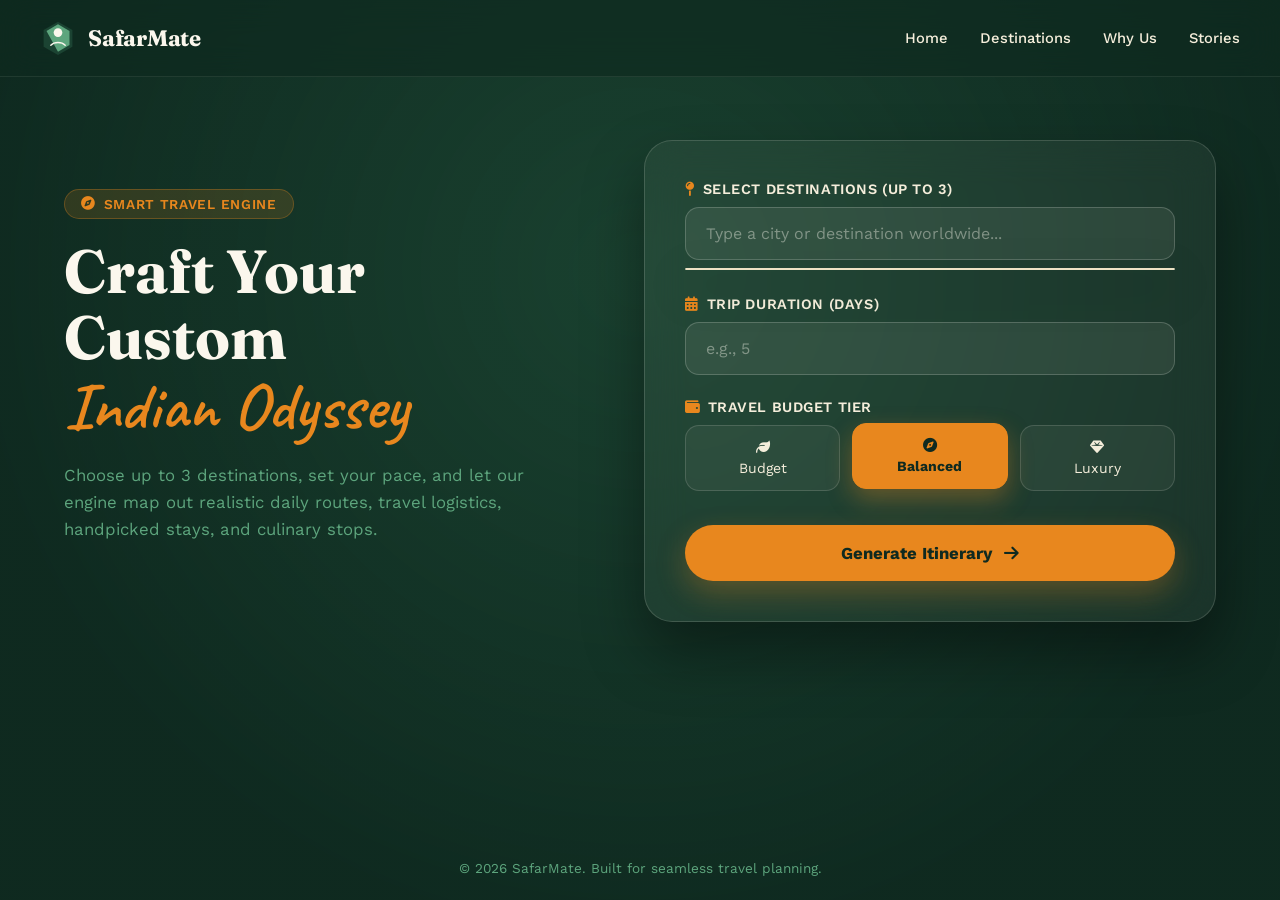
<file: index.html>
<!DOCTYPE html>
<html lang="en">
<head>
    <meta charset="UTF-8">
    <meta name="viewport" content="width=device-width, initial-scale=1.0">
    <title>SafarMate — Plan Your Custom Journey</title>
    <meta name="description" content="Plan your custom Indian travel itinerary with SafarMate. Select destination spots, days, and budget.">

    <link rel="preconnect" href="https://fonts.googleapis.com">
    <link rel="preconnect" href="https://fonts.gstatic.com" crossorigin>
    <link href="https://fonts.googleapis.com/css2?family=Caveat:wght@500;600;700&family=Fraunces:ital,opsz,wght@0,9..144,400;0,9..144,600;0,9..144,700;1,9..144,400&family=Work+Sans:wght@300;400;500;600;700&display=swap" rel="stylesheet">
    <link rel="stylesheet" href="https://cdnjs.cloudflare.com/ajax/libs/font-awesome/6.4.0/css/all.min.css">

    <link rel="stylesheet" href="index.css">
</head>
<body>

    <div class="bg-slideshow">
        <div class="bg-slide active" style="background-image: url('https://images.unsplash.com/photo-1506461883276-594a12b11ce3?auto=format&fit=crop&w=2000&q=80')"></div>
        <div class="bg-slide" style="background-image: url('https://images.unsplash.com/photo-1524492412937-b28074a5d7da?auto=format&fit=crop&w=2000&q=80')"></div>
        <div class="bg-slide" style="background-image: url('https://images.unsplash.com/photo-1512343879784-a960bf40e7f2?auto=format&fit=crop&w=2000&q=80')"></div>
        <div class="bg-slide" style="background-image: url('https://images.unsplash.com/photo-1596895111956-bf1cf0599ce5?auto=format&fit=crop&w=2000&q=80')"></div>
        <div class="bg-gradient"></div>
    </div>

    <header class="site-header">
        <div class="header-inner">
            <a href="index.html" class="brand">
                <svg class="brand-mark" viewBox="0 0 100 100" fill="none" xmlns="http://www.w3.org/2000/svg">
                    <path d="M50 5L90 28.1V74.4L50 97.5L10 74.4V28.1L50 5Z" fill="#1B4332"/>
                    <path d="M50 12L82 30.5V69.5L50 88L18 30.5V30.5L50 12Z" fill="#5DA57D"/>
                    <circle cx="50" cy="35" r="12" fill="#FBF7ED"/>
                    <path d="M30 70C40 60 60 60 70 70" stroke="#FBF7ED" stroke-width="4" stroke-linecap="round"/>
                </svg>
                <span class="brand-word">SafarMate</span>
            </a>

            <nav class="main-nav">
                <a href="SafarMate.html">Home</a>
                <a href="SafarMate.html#destinations">Destinations</a>
                <a href="SafarMate.html#features">Why Us</a>
                <a href="SafarMate.html#stories">Stories</a>
            </nav>
        </div>
    </header>

    <main class="hero-container">
        <div class="hero-text">
            <div class="hero-badge"><i class="fa-solid fa-compass"></i> Smart Travel Engine</div>
            <h1 class="hero-title">Craft Your Custom <span>Indian Odyssey</span></h1>
            <p class="hero-desc">Choose up to 3 destinations, set your pace, and let our engine map out realistic daily routes, travel logistics, handpicked stays, and culinary stops.</p>
        </div>

        <div class="glass-card">
            <form id="planner-form">

                <div class="form-group">
                    <label class="form-label"><i class="fa-solid fa-map-pin"></i> Select Destinations (Up to 3)</label>
                    <div class="search-box">
                        <input type="text" id="city-input" class="input-control" placeholder="Type a city or destination worldwide..." autocomplete="off">
                        <div id="suggestions-box" class="suggestions-dropdown"></div>
                    </div>
                    <div id="selected-tags" class="tags-wrapper"></div>
                </div>

                <div class="form-group">
                    <label class="form-label"><i class="fa-solid fa-calendar-days"></i> Trip Duration (Days)</label>
                    <input type="number" id="trip-days" class="input-control" min="1" max="30" placeholder="e.g., 5" required>
                </div>

                <div class="form-group">
                    <label class="form-label"><i class="fa-solid fa-wallet"></i> Travel Budget Tier</label>
                    <div class="budget-selector">
                        <label class="budget-option">
                            <input type="radio" name="budget" value="Low">
                            <div class="budget-card">
                                <i class="fa-solid fa-leaf"></i>
                                <span>Budget</span>
                            </div>
                        </label>

                        <label class="budget-option">
                            <input type="radio" name="budget" value="Average" checked>
                            <div class="budget-card">
                                <i class="fa-solid fa-compass"></i>
                                <span>Balanced</span>
                            </div>
                        </label>

                        <label class="budget-option">
                            <input type="radio" name="budget" value="Luxury">
                            <div class="budget-card">
                                <i class="fa-solid fa-gem"></i>
                                <span>Luxury</span>
                            </div>
                        </label>
                    </div>
                </div>

                <button type="submit" class="submit-btn">
                    Generate Itinerary <i class="fa-solid fa-arrow-right"></i>
                </button>
            </form>
        </div>
    </main>

    <footer>
        <p>© 2026 SafarMate. Built for seamless travel planning.</p>
    </footer>

    <script src="index.js"></script>
</body>
</html>
</file>
<file: index.css>
:root {
            --pine-900: #0F2A20;
            --pine-800: #163A2B;
            --pine-700: #1B4332;
            --moss-600: #2F6E4E;
            --moss-500: #3F8B63;
            --moss-400: #5DA57D;
            --sand-50:  #FBF7ED;
            --sand-100: #F5EEDB;
            --sand-200: #EDE2C4;
            --marigold-500: #E8871E;
            --marigold-600: #C96E0E;
            --font-display: "Fraunces", serif;
            --font-script: "Caveat", cursive;
            --font-body: "Work Sans", sans-serif;
            --ease: cubic-bezier(.22,.9,.32,1);
        }

        *, *::before, *::after { box-sizing: border-box; margin: 0; padding: 0; }

        body {
            background-color: var(--pine-900);
            color: var(--sand-50);
            font-family: var(--font-body);
            min-height: 100vh;
            display: flex;
            flex-direction: column;
            justify-content: space-between;
            overflow-x: hidden;
            position: relative;
        }

        .bg-slideshow {
            position: fixed;
            inset: 0;
            z-index: 0;
            pointer-events: none;
            overflow: hidden;
        }

        .bg-slide {
            position: absolute;
            inset: 0;
            width: 100%;
            height: 100%;
            background-size: cover;
            background-position: center;
            opacity: 0;
            transform: scale(1.08);
            transition: opacity 2s ease-in-out, transform 7s ease-out;
        }

        .bg-slide.active {
            opacity: 0.22;
            transform: scale(1);
        }

        .bg-gradient {
            position: absolute;
            inset: 0;
            background: radial-gradient(circle at 50% 30%, rgba(47, 110, 78, 0.35) 0%, rgba(15, 42, 32, 0.92) 75%);
            z-index: 1;
        }

        .site-header {
            position: fixed;
            top: 0; left: 0; right: 0;
            z-index: 100;
            padding: 20px 40px;
            background: rgba(15, 42, 32, 0.65);
            backdrop-filter: blur(16px);
            -webkit-backdrop-filter: blur(16px);
            border-bottom: 1px solid rgba(251, 247, 237, 0.08);
        }

        .header-inner {
            max-width: 1200px;
            margin: 0 auto;
            display: flex;
            align-items: center;
            justify-content: space-between;
        }

        .brand {
            display: flex;
            align-items: center;
            gap: 12px;
            text-decoration: none;
        }

        .brand-mark {
            width: 36px;
            height: 36px;
            transition: transform 0.4s var(--ease);
        }

        .brand:hover .brand-mark { transform: rotate(-10deg) scale(1.08); }

        .brand-word {
            font-family: var(--font-display);
            font-weight: 700;
            font-size: 1.4rem;
            color: var(--sand-50);
            letter-spacing: -0.01em;
        }

        .main-nav {
            display: flex;
            align-items: center;
            gap: 32px;
        }

        .main-nav a {
            font-size: 0.92rem;
            font-weight: 500;
            color: var(--sand-100);
            text-decoration: none;
            transition: color 0.3s ease;
        }

        .main-nav a:hover { color: var(--marigold-500); }

        .hero-container {
            position: relative;
            z-index: 10;
            max-width: 1200px;
            margin: 140px auto 60px;
            padding: 0 24px;
            display: grid;
            grid-template-columns: 1fr 1.1fr;
            gap: 60px;
            align-items: center;
        }

        .hero-text {
            animation: fadeIn 0.8s var(--ease);
        }

        .hero-badge {
            display: inline-flex;
            align-items: center;
            gap: 8px;
            padding: 6px 16px;
            background: rgba(232, 135, 30, 0.15);
            border: 1px solid rgba(232, 135, 30, 0.3);
            border-radius: 999px;
            color: var(--marigold-500);
            font-size: 0.85rem;
            font-weight: 600;
            letter-spacing: 0.05em;
            text-transform: uppercase;
            margin-bottom: 20px;
        }

        .hero-title {
            font-family: var(--font-display);
            font-size: clamp(2.5rem, 5vw, 3.8rem);
            line-height: 1.08;
            margin-bottom: 20px;
            color: var(--sand-50);
        }

        .hero-title span {
            font-family: var(--font-script);
            color: var(--marigold-500);
            font-weight: 600;
            font-size: 1.1em;
            display: block;
        }

        .hero-desc {
            font-size: 1.05rem;
            line-height: 1.6;
            color: var(--moss-400);
            margin-bottom: 30px;
            max-width: 480px;
        }

        .glass-card {
            background: rgba(251, 247, 237, 0.05);
            backdrop-filter: blur(20px);
            -webkit-backdrop-filter: blur(20px);
            border: 1px solid rgba(251, 247, 237, 0.15);
            border-radius: 28px;
            padding: 40px;
            box-shadow: 0 30px 60px rgba(0, 0, 0, 0.4);
            animation: slideUp 0.8s var(--ease);
        }

        .form-group { margin-bottom: 24px; }

        .form-label {
            display: flex;
            align-items: center;
            gap: 8px;
            font-size: 0.9rem;
            font-weight: 600;
            color: var(--sand-100);
            margin-bottom: 10px;
            text-transform: uppercase;
            letter-spacing: 0.04em;
        }

        .form-label i { color: var(--marigold-500); }

        .search-box { position: relative; }

        .input-control {
            width: 100%;
            background: rgba(251, 247, 237, 0.07);
            border: 1px solid rgba(251, 247, 237, 0.2);
            border-radius: 14px;
            padding: 16px 20px;
            color: var(--sand-50);
            font-family: var(--font-body);
            font-size: 1rem;
            transition: all 0.3s var(--ease);
        }

        .input-control::placeholder { color: rgba(251, 247, 237, 0.4); }

        .input-control:focus {
            outline: none;
            border-color: var(--marigold-500);
            background: rgba(251, 247, 237, 0.12);
            box-shadow: 0 0 20px rgba(232, 135, 30, 0.25);
        }

        .suggestions-dropdown {
            position: absolute;
            top: calc(100% + 8px);
            left: 0; right: 0;
            background: var(--sand-50);
            border-radius: 16px;
            box-shadow: 0 16px 40px rgba(0, 0, 0, 0.5);
            z-index: 1000;
            max-height: 220px;
            overflow-y: auto;
            border: 1px solid var(--sand-200);
        }

        .suggestion-item {
            padding: 14px 20px;
            color: var(--pine-900);
            font-weight: 600;
            cursor: pointer;
            display: flex;
            align-items: center;
            justify-content: space-between;
            transition: all 0.2s ease;
        }

        .suggestion-item:hover {
            background: var(--sand-100);
            color: var(--marigold-600);
            padding-left: 26px;
        }

        .suggestion-item i { font-size: 0.85rem; opacity: 0.6; }

        .tags-wrapper {
            display: flex;
            flex-wrap: wrap;
            gap: 10px;
            margin-top: 12px;
        }

        .tag-pill {
            background: linear-gradient(135deg, var(--moss-600), var(--pine-700));
            border: 1px solid rgba(251, 247, 237, 0.2);
            color: var(--sand-50);
            padding: 8px 16px;
            border-radius: 999px;
            font-size: 0.88rem;
            font-weight: 500;
            display: inline-flex;
            align-items: center;
            gap: 10px;
            animation: popIn 0.3s var(--ease);
        }

        .tag-remove {
            cursor: pointer;
            color: var(--sand-100);
            transition: color 0.2s ease;
        }

        .tag-remove:hover { color: var(--marigold-500); }

        .budget-selector {
            display: grid;
            grid-template-columns: repeat(3, 1fr);
            gap: 12px;
        }

        .budget-option input { display: none; }

        .budget-card {
            display: flex;
            flex-direction: column;
            align-items: center;
            justify-content: center;
            gap: 6px;
            padding: 14px 10px;
            background: rgba(251, 247, 237, 0.05);
            border: 1px solid rgba(251, 247, 237, 0.15);
            border-radius: 14px;
            cursor: pointer;
            transition: all 0.3s var(--ease);
            font-size: 0.88rem;
            color: var(--sand-100);
            text-align: center;
        }

        .budget-option input:checked + .budget-card {
            background: var(--marigold-500);
            border-color: var(--marigold-500);
            color: var(--pine-900);
            font-weight: 700;
            transform: translateY(-2px);
            box-shadow: 0 10px 25px rgba(232, 135, 30, 0.35);
        }

        .submit-btn {
            width: 100%;
            padding: 18px;
            background: var(--marigold-500);
            color: var(--pine-900);
            border: none;
            border-radius: 999px;
            font-family: var(--font-body);
            font-size: 1.05rem;
            font-weight: 700;
            cursor: pointer;
            display: inline-flex;
            align-items: center;
            justify-content: center;
            gap: 12px;
            transition: all 0.3s var(--ease);
            box-shadow: 0 12px 30px rgba(232, 135, 30, 0.3);
            margin-top: 10px;
        }

        .submit-btn:hover {
            background: var(--sand-50);
            color: var(--pine-900);
            transform: translateY(-3px);
            box-shadow: 0 15px 35px rgba(251, 247, 237, 0.3);
        }

        footer {
            text-align: center;
            padding: 24px;
            font-size: 0.85rem;
            color: var(--moss-400);
            position: relative;
            z-index: 10;
        }

        @keyframes slideUp {
            from { opacity: 0; transform: translateY(30px); }
            to { opacity: 1; transform: translateY(0); }
        }

        @keyframes fadeIn {
            from { opacity: 0; }
            to { opacity: 1; }
        }

        @keyframes popIn {
            from { transform: scale(0.85); opacity: 0; }
            to { transform: scale(1); opacity: 1; }
        }

        @media (max-width: 960px) {
            .hero-container { grid-template-columns: 1fr; margin-top: 110px; gap: 40px; }
            .hero-text { text-align: center; }
            .hero-desc { margin: 0 auto 30px; }
            .main-nav { display: none; }
        }
</file>
<file: itinerary.css>
:root {
            --pine-900: #0F2A20;
            --pine-800: #163A2B;
            --pine-700: #1B4332;
            --moss-600: #2F6E4E;
            --moss-500: #3F8B63;
            --moss-400: #5DA57D;
            --sand-50:  #FBF7ED;
            --sand-100: #F5EEDB;
            --marigold-500: #E8871E;
            --marigold-600: #C96E0E;
            --font-display: "Fraunces", serif;
            --font-script: "Caveat", cursive;
            --font-body: "Work Sans", sans-serif;
            --ease: cubic-bezier(.22,.9,.32,1);
        }

        *, *::before, *::after { box-sizing: border-box; margin: 0; padding: 0; }

        body {
            background-color: var(--pine-900);
            color: var(--sand-50);
            font-family: var(--font-body);
            min-height: 100vh;
            padding-top: 100px;
            padding-bottom: 60px;
            position: relative;
        }

        .bg-overlay {
            position: fixed;
            inset: 0;
            z-index: 0;
            pointer-events: none;
            background: radial-gradient(circle at 80% 20%, rgba(47, 110, 78, 0.25) 0%, rgba(15, 42, 32, 0.95) 70%),
                        url('https://images.unsplash.com/photo-1524492412937-b28074a5d7da?auto=format&fit=crop&w=2000&q=80') center/cover;
            opacity: 0.15;
        }

        .site-header {
            position: fixed;
            top: 0; left: 0; right: 0;
            z-index: 100;
            padding: 20px 40px;
            background: rgba(15, 42, 32, 0.85);
            backdrop-filter: blur(16px);
            -webkit-backdrop-filter: blur(16px);
            border-bottom: 1px solid rgba(251, 247, 237, 0.08);
        }

        .header-inner {
            max-width: 1200px;
            margin: 0 auto;
            display: flex;
            align-items: center;
            justify-content: space-between;
        }

        .brand {
            display: flex;
            align-items: center;
            gap: 12px;
            text-decoration: none;
        }

        .brand-mark { width: 36px; height: 36px; }

        .brand-word {
            font-family: var(--font-display);
            font-weight: 700;
            font-size: 1.4rem;
            color: var(--sand-50);
        }

        .main-nav {
            display: flex;
            align-items: center;
            gap: 28px;
        }

        .main-nav a {
            font-size: 0.92rem;
            font-weight: 500;
            color: var(--sand-100);
            text-decoration: none;
            transition: color 0.3s ease;
        }

        .main-nav a:hover { color: var(--marigold-500); }

        .container {
            position: relative;
            z-index: 10;
            max-width: 1140px;
            margin: 0 auto;
            padding: 0 24px;
        }

        .top-bar {
            display: flex;
            align-items: center;
            justify-content: space-between;
            margin-bottom: 30px;
        }

        .back-link {
            display: inline-flex;
            align-items: center;
            gap: 10px;
            padding: 10px 20px;
            background: rgba(251, 247, 237, 0.08);
            border: 1px solid rgba(251, 247, 237, 0.15);
            border-radius: 999px;
            color: var(--sand-50);
            text-decoration: none;
            font-weight: 500;
            font-size: 0.9rem;
            transition: all 0.3s var(--ease);
        }

        .back-link:hover {
            background: var(--marigold-500);
            color: var(--pine-900);
            transform: translateX(-4px);
        }

        .itinerary-hero {
            text-align: center;
            margin-bottom: 40px;
        }

        .itinerary-hero .script-tag {
            font-family: var(--font-script);
            font-size: 2rem;
            color: var(--marigold-500);
        }

        .itinerary-hero h1 {
            font-family: var(--font-display);
            font-size: clamp(2.2rem, 4vw, 3.2rem);
            color: var(--sand-50);
            margin: 6px 0 12px;
        }

        .meta-pills {
            display: flex;
            justify-content: center;
            gap: 12px;
            flex-wrap: wrap;
            margin-bottom: 14px;
        }

        .meta-pill {
            padding: 6px 16px;
            background: rgba(47, 110, 78, 0.4);
            border: 1px solid rgba(251, 247, 237, 0.12);
            border-radius: 999px;
            font-size: 0.88rem;
            color: var(--sand-100);
        }

        .data-badge {
            display: inline-flex;
            align-items: center;
            gap: 8px;
            padding: 6px 16px;
            background: rgba(232, 135, 30, 0.12);
            border: 1px solid rgba(232, 135, 30, 0.35);
            border-radius: 999px;
            font-size: 0.8rem;
            color: var(--marigold-500);
            font-weight: 600;
            animation: fadeInUp 0.6s var(--ease) both;
        }

        .data-badge i { font-size: 0.78rem; }

        .fallback-note {
            margin-top: 10px;
            font-size: 0.78rem;
            color: var(--sand-100);
            opacity: 0.75;
            font-style: italic;
        }

        .glass-panel {
            background: rgba(251, 247, 237, 0.05);
            backdrop-filter: blur(18px);
            -webkit-backdrop-filter: blur(18px);
            border: 1px solid rgba(251, 247, 237, 0.12);
            border-radius: 24px;
            padding: 32px;
            margin-bottom: 30px;
            box-shadow: 0 20px 50px rgba(0, 0, 0, 0.3);
        }

        .panel-header {
            display: flex;
            align-items: center;
            gap: 12px;
            font-family: var(--font-display);
            font-size: 1.45rem;
            color: var(--sand-50);
            margin-bottom: 24px;
            border-bottom: 1px solid rgba(251, 247, 237, 0.1);
            padding-bottom: 16px;
        }

        .panel-header i { color: var(--marigold-500); }

        .travel-grid {
            display: grid;
            grid-template-columns: repeat(auto-fit, minmax(280px, 1fr));
            gap: 18px;
        }

        .travel-card {
            background: rgba(15, 42, 32, 0.65);
            border: 1px solid rgba(251, 247, 237, 0.1);
            border-radius: 18px;
            padding: 20px;
            display: flex;
            flex-direction: column;
            gap: 10px;
            transition: transform 0.3s var(--ease);
        }

        .travel-card:hover { transform: translateY(-4px); }

        .travel-card-header {
            display: flex;
            align-items: center;
            gap: 12px;
            font-weight: 700;
            color: var(--sand-50);
            font-size: 1rem;
        }

        .travel-card-header i {
            font-size: 1.2rem;
            color: var(--marigold-500);
            background: rgba(232, 135, 30, 0.15);
            padding: 10px;
            border-radius: 12px;
        }

        .travel-card p {
            font-size: 0.9rem;
            color: var(--sand-100);
            line-height: 1.5;
        }

        .itinerary-grid {
            display: grid;
            grid-template-columns: 1.8fr 1.2fr;
            gap: 36px;
        }

        .timeline {
            position: relative;
            border-left: 2px dashed rgba(93, 165, 125, 0.4);
            padding-left: 28px;
            margin-left: 12px;
        }

        .day-node {
            margin-bottom: 36px;
            position: relative;
            animation: fadeInUp 0.6s var(--ease) both;
        }

        .day-node::before {
            content: '';
            position: absolute;
            left: -35px;
            top: 4px;
            width: 12px;
            height: 12px;
            background: var(--marigold-500);
            border-radius: 50%;
            box-shadow: 0 0 10px var(--marigold-500);
        }

        .day-title {
            font-family: var(--font-display);
            font-size: 1.35rem;
            color: var(--marigold-500);
            margin-bottom: 16px;
            display: flex;
            align-items: center;
            gap: 10px;
            flex-wrap: wrap;
        }

        .revisit-flag {
            font-size: 0.68rem;
            font-family: var(--font-body);
            font-weight: 600;
            text-transform: uppercase;
            letter-spacing: 0.04em;
            color: var(--moss-400);
            background: rgba(93, 165, 125, 0.15);
            border: 1px solid rgba(93, 165, 125, 0.3);
            padding: 3px 10px;
            border-radius: 999px;
        }

        .time-block {
            background: rgba(15, 42, 32, 0.6);
            border: 1px solid rgba(251, 247, 237, 0.08);
            border-radius: 16px;
            padding: 18px 20px;
            margin-bottom: 12px;
            transition: transform 0.3s var(--ease);
            animation: fadeInUp 0.5s var(--ease) both;
        }

        .time-block:hover { transform: translateX(6px); }

        .time-label {
            display: flex;
            align-items: center;
            gap: 8px;
            font-size: 0.82rem;
            font-weight: 700;
            color: var(--moss-400);
            text-transform: uppercase;
            letter-spacing: 0.05em;
            margin-bottom: 6px;
        }

        .time-label i { color: var(--marigold-500); }

        .time-block h4 {
            font-size: 1.05rem;
            color: var(--sand-50);
            margin-bottom: 6px;
        }

        .time-block p {
            font-size: 0.9rem;
            color: var(--sand-100);
            line-height: 1.55;
        }

        .spot-address {
            display: flex;
            align-items: center;
            gap: 6px;
            font-size: 0.8rem;
            color: var(--moss-400);
            margin-top: 8px;
        }

        .spot-address i { font-size: 0.75rem; }

        .media-card {
            background: rgba(15, 42, 32, 0.65);
            border: 1px solid rgba(251, 247, 237, 0.08);
            border-radius: 18px;
            overflow: hidden;
            margin-bottom: 18px;
            display: flex;
            gap: 16px;
            transition: transform 0.3s var(--ease), box-shadow 0.3s var(--ease);
            animation: fadeInUp 0.5s var(--ease) both;
        }

        .media-card:hover {
            transform: translateY(-3px);
            box-shadow: 0 14px 30px rgba(0,0,0,0.25);
        }

        .media-img {
            width: 92px;
            height: 92px;
            flex-shrink: 0;
            object-fit: cover;
            border-radius: 14px;
            margin: 14px 0 14px 14px;
            background: var(--pine-800);
        }

        .media-info {
            padding: 14px 20px 14px 0;
            display: flex;
            flex-direction: column;
            justify-content: center;
            min-width: 0;
        }

        .media-info h4 {
            font-size: 0.98rem;
            color: var(--sand-50);
            margin-bottom: 4px;
        }

        .media-info .city-tag {
            font-size: 0.78rem;
            color: var(--moss-400);
            margin-bottom: 6px;
        }

        .media-info .venue-address {
            font-size: 0.76rem;
            color: var(--sand-100);
            opacity: 0.7;
            margin-bottom: 6px;
            overflow: hidden;
            text-overflow: ellipsis;
            white-space: nowrap;
        }

        .loader-box { text-align: center; padding: 80px 0; }
        .spinner {
            width: 50px; height: 50px;
            border: 4px solid rgba(251, 247, 237, 0.1);
            border-top: 4px solid var(--marigold-500);
            border-radius: 50%;
            animation: spin 1s linear infinite;
            margin: 0 auto 20px;
        }

        @keyframes spin { 0% { transform: rotate(0deg); } 100% { transform: rotate(360deg); } }
        @keyframes fadeInUp { from { opacity: 0; transform: translateY(20px); } to { opacity: 1; transform: translateY(0); } }
        @keyframes shimmer { 0% { background-position: -400px 0; } 100% { background-position: 400px 0; } }

        @media (max-width: 860px) {
            .itinerary-grid { grid-template-columns: 1fr; }
            .main-nav { display: none; }
        }

        .city-group-label {
            display: flex;
            align-items: center;
            gap: 8px;
            font-family: var(--font-display);
            font-size: 0.95rem;
            color: var(--marigold-500);
            margin: 18px 0 10px;
            padding-bottom: 6px;
            border-bottom: 1px dashed rgba(251, 247, 237, 0.15);
        }
        .city-group-label:first-child { margin-top: 0; }
        .price-tag {
            font-size: 0.82rem;
            color: var(--sand-100);
            display: flex;
            align-items: center;
            gap: 4px;
            margin-bottom: 4px;
            font-weight: 600;
        }
        .price-tag i { color: var(--marigold-500); }
        .price-tag .est-label {
            font-weight: 400;
            font-size: 0.7rem;
            opacity: 0.65;
            font-style: italic;
        }
</file>
